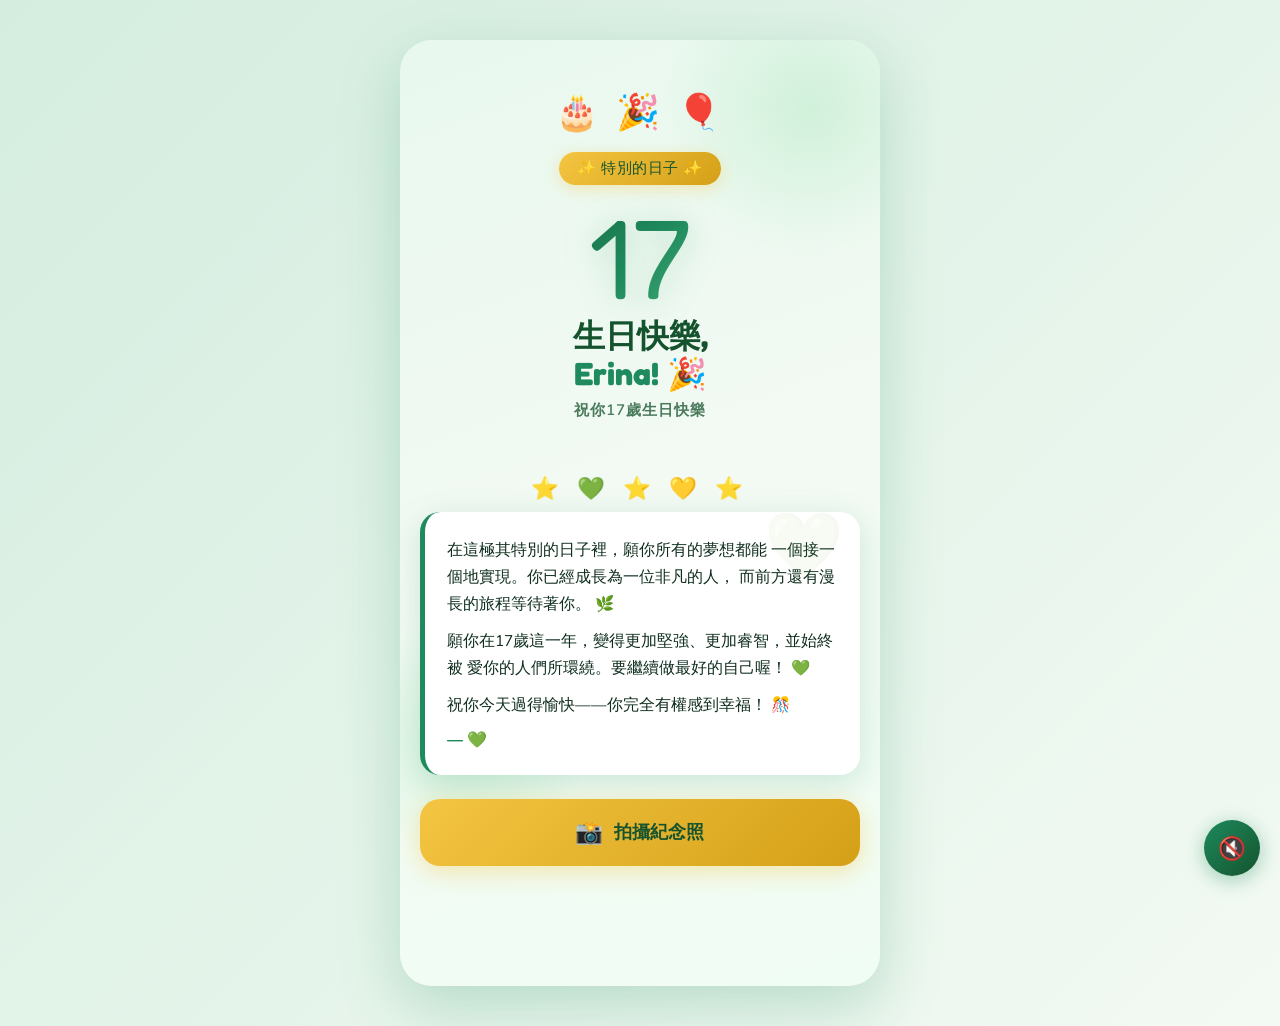
<file: index.html>
<!DOCTYPE html>
<html lang="id">

<head>
  <meta charset="UTF-8" />
  <meta name="viewport" content="width=device-width, initial-scale=1.0, maximum-scale=1.0, user-scalable=no" />
  <meta name="description"
    content="Selamat Ulang Tahun ke-17! Rayakan momen spesial ini dengan ucapan hangat dan photo booth strip bertema ulang tahun." />
  <meta name="theme-color" content="#1E8A5D" />
  <title>Happy 17th Birthday, ERINA! 🎉</title>
  <link rel="stylesheet" href="style.css" />
  <link rel="preconnect" href="https://fonts.googleapis.com" />
  <link rel="preconnect" href="https://fonts.gstatic.com" crossorigin />
</head>

<body>

  <!-- TOAST NOTIFICATION -->
  <div id="toast" role="alert" aria-live="polite"></div>

  <!-- CONFETTI CONTAINER -->
  <div id="confetti-container" aria-hidden="true"></div>

  <!-- FLOATING MUSIC BUTTON -->
  <button id="music-fab" aria-label="Putar / Pause Musik" title="Musik">🎵</button>

  <!-- HIDDEN AUDIO — Ganti src dengan path file musik kamu -->
  <audio id="bg-music" loop preload="auto">
    <source src="assets/music/lagu-ultah.mp3" type="audio/mpeg" />
  </audio>

  <!-- HIDDEN CANVAS (capture sementara) -->
  <canvas id="capture-canvas" aria-hidden="true"></canvas>

  <!-- ============================================================
     MAIN APP
     ============================================================ -->
  <div id="app">

    <!-- =====================================================
       VIEW 1: DASHBOARD
       ===================================================== -->
    <section id="dashboard" class="view active" role="main" aria-label="Halaman Ucapan Ulang Tahun">

      <div class="blob-bg blob-1" aria-hidden="true"></div>
      <div class="blob-bg blob-2" aria-hidden="true"></div>

      <div class="hero">
        <div class="hero-emoji-row" aria-hidden="true">🎂 🎉 🎈</div>
        <div class="hero-badge">✨ 特別的日子 ✨</div>
        <div class="number-17" aria-label="17">17</div>
        <h1 class="hero-title">
          生日快樂,<br />
          <!-- GANTI NAMA -->
          <span class="hero-name">Erina! 🎉</span>
        </h1>
        <p class="hero-subtitle">祝你17歲生日快樂</p>
      </div>

      <div class="stars-row" aria-hidden="true">⭐ 💚 ⭐ 💛 ⭐</div>

      <div class="message-section">
        <div class="message-card">
          <!-- GANTI TEKS UCAPAN DI BAWAH INI -->
          <p>
            在這極其特別的日子裡，願你所有的夢想都能
            一個接一個地實現。你已經成長為一位非凡的人，
            而前方還有漫長的旅程等待著你。 🌿
          </p>
          <p>
            願你在17歲這一年，變得更加堅強、更加睿智，並始終被
            愛你的人們所環繞。要繼續做最好的自己喔！ 💚
          </p>
          <p>
            祝你今天過得愉快——你完全有權感到幸福！ 🎊
          </p>
          <!-- GANTI TANDA TANGAN -->
          <span class="message-sign">— 💚</span>
        </div>
      </div>

      <!-- musik diputar otomatis via JS, tanpa card UI -->

      <div class="cta-section">
        <button class="btn-cta" id="go-photobooth-btn" aria-label="Pergi ke Photo Booth">
          <span class="btn-icon">📸</span>
          拍攝紀念照
        </button>
      </div>

    </section><!-- end #dashboard -->

    <!-- =====================================================
       VIEW 2: PHOTO BOOTH
       ===================================================== -->
    <section id="photobooth" class="view" role="main" aria-label="Photo Booth">

      <div id="camera-state" style="display:flex; flex-direction:column; flex:1; min-height:100vh;">

        <!-- Header -->
        <div class="pb-header">
          <button class="pb-back-btn" id="pb-back-btn" aria-label="Kembali ke Dashboard">←</button>
          <div style="flex:1;">
            <div class="pb-header-title">Photo Strip 📸</div>
            <div class="pb-header-sub">選取 3 張照片來製作回憶相片條</div>
          </div>
          <!-- Foto counter -->
          <div class="photo-counter-badge" id="photo-counter" aria-live="polite">照片 0 / 3</div>
        </div>


        <div class="photo-thumbs-wrap" aria-label="Foto yang sudah diambil">
          <div class="photo-thumbs" id="photo-thumbs">
            <!-- Diisi oleh script.js -->
          </div>
        </div>

        <!-- Camera Area -->
        <div class="camera-container" id="camera-container">

          <!-- Loading -->
          <div class="camera-loading" id="camera-loading" aria-live="polite">
            <div class="spinner"></div>
            <p>正在載入相機...</p>
          </div>

          <!-- Video -->
          <video id="video-preview" autoplay playsinline muted aria-label="Live preview kamera"></video>

          <!-- Simple live frame hint overlay -->
          <div class="live-frame-hint" aria-hidden="true">
            <span>👆 請將臉放在這裡</span>
          </div>

          <!-- Countdown overlay -->
          <div id="countdown-overlay" aria-live="assertive" aria-label="Hitung mundur">
            <div class="countdown-number" id="countdown-number">3</div>
          </div>

          <!-- Flash overlay -->
          <div id="flash-overlay" aria-hidden="true"></div>

          <!-- Camera Error -->
          <div class="camera-error" id="camera-error" role="alert">
            <div class="error-icon">🚫</div>
            <h3>無法存取相機</h3>
            <p id="camera-error-msg">
              相機權限被拒絕或瀏覽器不支援此功能。
              請在瀏覽器設定中啟用相機存取權！
            </p>
            <p style="font-size:0.82rem; color:rgba(255,255,255,0.5); margin-top:4px;">
              💡 在 Chrome 中：點擊網址列的 🔒 → 允許相機
            </p>
            <!-- Fallback galeri — bisa klik 3x untuk isi semua slot -->
            <label class="btn-upload-fallback" for="gallery-upload">
              🖼️ 上傳圖片
            </label>
            <input type="file" id="gallery-upload" accept="image/*" style="display:none;"
              aria-label="Upload foto dari galeri" />
          </div>

        </div><!-- end .camera-container -->

        <!-- Camera Controls -->
        <div class="camera-controls" id="camera-controls">
          <button class="ctrl-btn" id="flip-camera-btn" aria-label="Balik kamera">🔄</button>
          <button class="shutter-btn" id="shutter-btn" aria-label="Ambil foto"></button>
          <button class="ctrl-btn" id="timer-btn" aria-label="Hitung mundur aktif/nonaktif"
            title="Timer 3 detik">⏱️</button>
        </div>

      </div><!-- end #camera-state -->

    </section><!-- end #photobooth -->

    <!-- =====================================================
       VIEW 3: STRIP PREVIEW
       ===================================================== -->
    <div id="photo-preview-state" role="region" aria-label="Hasil Strip Foto">

      <div class="preview-header">
        <button class="pb-back-btn" id="retake-btn" aria-label="Ambil ulang foto">←</button>
        <div class="preview-title">你的專屬照片條 🌿</div>
      </div>

      <div class="preview-canvas-wrap">
        <canvas id="result-canvas" role="img" aria-label="Strip foto dengan template ulang tahun"></canvas>
      </div>

      <div class="preview-actions">
        <button class="btn-primary-action" id="download-btn" aria-label="Simpan strip foto">
          💾 儲存照片
        </button>

        <button class="btn-share-action" id="share-btn" aria-label="Bagikan strip foto" style="display:none;">
          🔗 分享照片
        </button>

        <button class="btn-secondary-action" id="retake-btn-2" aria-label="Ambil ulang semua foto">
          📸 重新拍攝
        </button>

        <button class="btn-secondary-action" id="back-to-dash-btn" aria-label="Kembali ke halaman utama"
          style="background:transparent; border-color:rgba(255,255,255,0.1);">
          🏠 回到首頁
        </button>
      </div>

    </div><!-- end #photo-preview-state -->

  </div><!-- end #app -->

  <script src="script.js"></script>
</body>

</html>
</file>
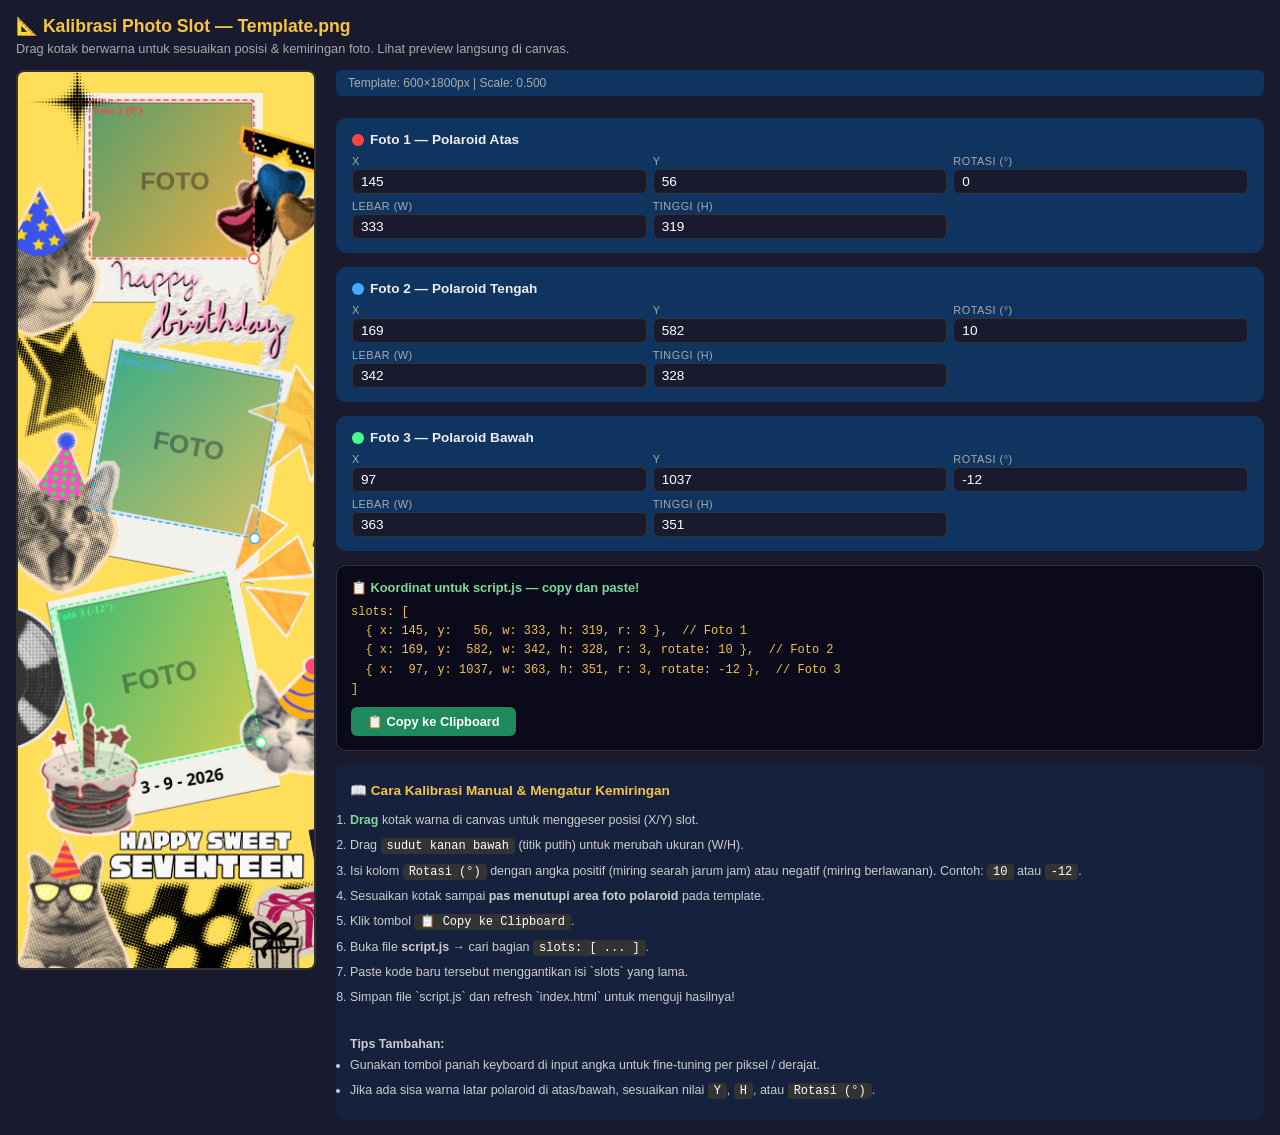
<file: calibrate.html>
<!DOCTYPE html>
<html lang="id">
<head>
<meta charset="UTF-8"/>
<meta name="viewport" content="width=device-width, initial-scale=1.0"/>
<title>📐 Kalibrasi Photo Slot — Template.png</title>
<style>
  * { box-sizing: border-box; margin: 0; padding: 0; }
  body {
    background: #1a1a2e;
    color: #eee;
    font-family: 'Segoe UI', sans-serif;
    min-height: 100vh;
    padding: 16px;
  }

  h1 { font-size: 1.1rem; color: #F4C542; margin-bottom: 4px; }
  .subtitle { font-size: 0.8rem; color: #aaa; margin-bottom: 14px; }

  .layout {
    display: flex;
    gap: 20px;
    align-items: flex-start;
    flex-wrap: wrap;
  }

  /* ── CANVAS PANEL ── */
  .canvas-panel {
    position: relative;
    flex-shrink: 0;
    user-select: none;
  }

  #previewCanvas {
    display: block;
    border: 2px solid #333;
    border-radius: 8px;
    cursor: crosshair;
  }

  /* ── RIGHT PANEL ── */
  .right-panel {
    flex: 1;
    min-width: 280px;
    display: flex;
    flex-direction: column;
    gap: 14px;
  }

  .slot-card {
    background: #0f3460;
    border-radius: 10px;
    padding: 12px 14px;
    border: 2px solid transparent;
    transition: border-color 0.2s;
  }
  .slot-card.active { border-color: #F4C542; }

  .slot-card h3 {
    font-size: 0.85rem;
    margin-bottom: 8px;
    display: flex;
    align-items: center;
    gap: 6px;
  }
  .slot-color {
    width: 12px; height: 12px;
    border-radius: 50%;
    display: inline-block;
  }

  .coords {
    display: grid;
    grid-template-columns: 1fr 1fr 1fr;
    gap: 6px;
  }
  .coord-field {
    display: flex;
    flex-direction: column;
    gap: 2px;
  }
  .coord-field.full-width {
    grid-column: span 3;
  }
  .coord-field label {
    font-size: 0.68rem;
    color: #aaa;
    text-transform: uppercase;
    letter-spacing: 0.5px;
  }
  .coord-field input {
    background: #1a1a2e;
    border: 1px solid #333;
    color: #fff;
    padding: 4px 8px;
    border-radius: 6px;
    font-size: 0.85rem;
    width: 100%;
  }
  .coord-field input:focus { outline: none; border-color: #F4C542; }

  /* ── OUTPUT ── */
  .output-box {
    background: #0a0a1a;
    border-radius: 10px;
    padding: 14px;
    border: 1px solid #333;
  }
  .output-box h3 { font-size: 0.8rem; color: #7FD99A; margin-bottom: 8px; }
  pre {
    font-size: 0.75rem;
    color: #F4C542;
    white-space: pre-wrap;
    word-break: break-all;
    line-height: 1.6;
  }
  .copy-btn {
    margin-top: 8px;
    background: #1E8A5D;
    color: #fff;
    border: none;
    padding: 7px 16px;
    border-radius: 6px;
    cursor: pointer;
    font-size: 0.8rem;
    font-weight: 700;
    transition: background 0.2s;
  }
  .copy-btn:hover { background: #2dab75; }

  /* ── INSTRUCTIONS ── */
  .instructions {
    background: #16213e;
    border-radius: 10px;
    padding: 14px;
    font-size: 0.78rem;
    line-height: 1.7;
    color: #ccc;
  }
  .instructions h3 { color: #F4C542; font-size: 0.85rem; margin-bottom: 8px; }
  .instructions li { margin-bottom: 4px; }
  .instructions .key {
    background: #333;
    padding: 1px 6px;
    border-radius: 4px;
    font-family: monospace;
    color: #fff;
    font-size: 0.75rem;
  }
  .instructions .tip { color: #7FD99A; font-weight: bold; }

  .status-bar {
    background: #0f3460;
    padding: 6px 12px;
    border-radius: 6px;
    font-size: 0.75rem;
    color: #aaa;
    margin-bottom: 8px;
  }
</style>
</head>
<body>

<h1>📐 Kalibrasi Photo Slot — Template.png</h1>
<p class="subtitle">Drag kotak berwarna untuk sesuaikan posisi & kemiringan foto. Lihat preview langsung di canvas.</p>

<div class="layout">

  <!-- Canvas -->
  <div class="canvas-panel">
    <canvas id="previewCanvas"></canvas>
  </div>

  <!-- Right panel -->
  <div class="right-panel">

    <div class="status-bar" id="statusBar">Memuat template...</div>

    <!-- Slot cards -->
    <div class="slot-card" id="card-0">
      <h3><span class="slot-color" style="background:#ff4444"></span> Foto 1 — Polaroid Atas</h3>
      <div class="coords">
        <div class="coord-field"><label>X</label><input type="number" id="s0x" value="145" min="0" max="600" /></div>
        <div class="coord-field"><label>Y</label><input type="number" id="s0y" value="56" min="0" max="1800" /></div>
        <div class="coord-field"><label>Rotasi (°)</label><input type="number" id="s0rotate" value="0" min="-180" max="180" step="0.5" /></div>
        <div class="coord-field"><label>Lebar (W)</label><input type="number" id="s0w" value="333" min="10" max="600" /></div>
        <div class="coord-field"><label>Tinggi (H)</label><input type="number" id="s0h" value="319" min="10" max="1800" /></div>
      </div>
    </div>

    <div class="slot-card" id="card-1">
      <h3><span class="slot-color" style="background:#44aaff"></span> Foto 2 — Polaroid Tengah</h3>
      <div class="coords">
        <div class="coord-field"><label>X</label><input type="number" id="s1x" value="169" min="0" max="600" /></div>
        <div class="coord-field"><label>Y</label><input type="number" id="s1y" value="582" min="0" max="1800" /></div>
        <div class="coord-field"><label>Rotasi (°)</label><input type="number" id="s1rotate" value="10" min="-180" max="180" step="0.5" /></div>
        <div class="coord-field"><label>Lebar (W)</label><input type="number" id="s1w" value="342" min="10" max="600" /></div>
        <div class="coord-field"><label>Tinggi (H)</label><input type="number" id="s1h" value="328" min="10" max="1800" /></div>
      </div>
    </div>

    <div class="slot-card" id="card-2">
      <h3><span class="slot-color" style="background:#44ff88"></span> Foto 3 — Polaroid Bawah</h3>
      <div class="coords">
        <div class="coord-field"><label>X</label><input type="number" id="s2x" value="97" min="0" max="600" /></div>
        <div class="coord-field"><label>Y</label><input type="number" id="s2y" value="1037" min="0" max="1800" /></div>
        <div class="coord-field"><label>Rotasi (°)</label><input type="number" id="s2rotate" value="-12" min="-180" max="180" step="0.5" /></div>
        <div class="coord-field"><label>Lebar (W)</label><input type="number" id="s2w" value="363" min="10" max="600" /></div>
        <div class="coord-field"><label>Tinggi (H)</label><input type="number" id="s2h" value="351" min="10" max="1800" /></div>
      </div>
    </div>

    <!-- Output -->
    <div class="output-box">
      <h3>📋 Koordinat untuk script.js — copy dan paste!</h3>
      <pre id="outputPre">...</pre>
      <button class="copy-btn" onclick="copyCoords()">📋 Copy ke Clipboard</button>
    </div>

    <!-- Instructions -->
    <div class="instructions">
      <h3>📖 Cara Kalibrasi Manual & Mengatur Kemiringan</h3>
      <ol>
        <li><span class="tip">Drag</span> kotak warna di canvas untuk menggeser posisi (X/Y) slot.</li>
        <li>Drag <span class="key">sudut kanan bawah</span> (titik putih) untuk merubah ukuran (W/H).</li>
        <li>Isi kolom <span class="key">Rotasi (°)</span> dengan angka positif (miring searah jarum jam) atau negatif (miring berlawanan). Contoh: <span class="key">10</span> atau <span class="key">-12</span>.</li>
        <li>Sesuaikan kotak sampai <strong>pas menutupi area foto polaroid</strong> pada template.</li>
        <li>Klik tombol <span class="key">📋 Copy ke Clipboard</span>.</li>
        <li>Buka file <strong>script.js</strong> → cari bagian <span class="key">slots: [ ... ]</span>.</li>
        <li>Paste kode baru tersebut menggantikan isi `slots` yang lama.</li>
        <li>Simpan file `script.js` dan refresh `index.html` untuk menguji hasilnya!</li>
      </ol>
      <br>
      <strong>Tips Tambahan:</strong>
      <ul>
        <li>Gunakan tombol panah keyboard di input angka untuk fine-tuning per piksel / derajat.</li>
        <li>Jika ada sisa warna latar polaroid di atas/bawah, sesuaikan nilai <span class="key">Y</span>, <span class="key">H</span>, atau <span class="key">Rotasi (°)</span>.</li>
      </ul>
    </div>

  </div>
</div>

<script>
// ─── CONFIG ───────────────────────────────────────────────────
const SLOT_COLORS = ['rgba(255,68,68,0.45)', 'rgba(68,170,255,0.45)', 'rgba(68,255,136,0.45)'];
const SLOT_BORDER = ['#ff4444', '#44aaff', '#44ff88'];
const DISPLAY_W   = 300; // canvas display width in px

// ─── STATE ────────────────────────────────────────────────────
const slots = [
  { x: 145, y:   56, w: 333, h: 319, r: 3 },
  { x: 169, y:  582, w: 342, h: 328, r: 3, rotate: 10 },
  { x:  97, y: 1037, w: 363, h: 351, r: 3, rotate: -12 },
];

let templateImg = null;
let testImg     = null;
let scale       = 1;
let dragging    = null;   // { slotIdx, mode: 'move'|'resize', ox, oy, origSlot }
let activeSlot  = -1;

const canvas = document.getElementById('previewCanvas');
const ctx    = canvas.getContext('2d');

// ─── LOAD TEMPLATE ────────────────────────────────────────────
templateImg = new Image();
templateImg.onload = () => {
  scale          = DISPLAY_W / templateImg.naturalWidth;
  canvas.width   = DISPLAY_W;
  canvas.height  = Math.round(templateImg.naturalHeight * scale);
  canvas.style.width  = canvas.width  + 'px';
  canvas.style.height = canvas.height + 'px';
  document.getElementById('statusBar').textContent =
    `Template: ${templateImg.naturalWidth}×${templateImg.naturalHeight}px | Scale: ${scale.toFixed(3)}`;

  // Create a solid-color test "photo" (gradient square)
  const tc = document.createElement('canvas');
  tc.width = 400; tc.height = 300;
  const tCtx = tc.getContext('2d');
  const grad = tCtx.createLinearGradient(0,0,400,300);
  grad.addColorStop(0, '#2dab75');
  grad.addColorStop(1, '#F4C542');
  tCtx.fillStyle = grad;
  tCtx.fillRect(0,0,400,300);
  tCtx.fillStyle = 'rgba(0,0,0,0.4)';
  tCtx.font = 'bold 48px Arial';
  tCtx.fillText('FOTO', 140, 170);
  testImg = new Image();
  testImg.src = tc.toDataURL();
  testImg.onload = render;

  syncInputsToSlots();
  render();
};
templateImg.src = 'Template.png';

// ─── RENDER ───────────────────────────────────────────────────
function render() {
  if (!templateImg) return;
  ctx.clearRect(0, 0, canvas.width, canvas.height);

  // 1. Draw template base
  ctx.drawImage(templateImg, 0, 0, canvas.width, canvas.height);

  // 2. For each slot, draw test photo clipped & rotated
  if (testImg) {
    slots.forEach((s, i) => {
      const sx = s.x * scale, sy = s.y * scale;
      const sw = s.w * scale, sh = s.h * scale;
      const rot = (s.rotate || 0) * Math.PI / 180;

      ctx.save();
      if (rot !== 0) {
        const cx = sx + sw / 2;
        const cy = sy + sh / 2;
        ctx.translate(cx, cy);
        ctx.rotate(rot);
        ctx.translate(-cx, -cy);
      }

      ctx.beginPath();
      ctx.roundRect(sx, sy, sw, sh, 3);
      ctx.clip();
      drawCover(ctx, testImg, sx, sy, sw, sh);
      ctx.restore();
    });
  }

  // 3. Re-draw template on top (so decorations stay visible)
  ctx.drawImage(templateImg, 0, 0, canvas.width, canvas.height);

  // 4. Draw slot outlines & handles
  slots.forEach((s, i) => {
    const sx = s.x * scale, sy = s.y * scale;
    const sw = s.w * scale, sh = s.h * scale;
    const rot = (s.rotate || 0) * Math.PI / 180;

    ctx.save();
    if (rot !== 0) {
      const cx = sx + sw / 2;
      const cy = sy + sh / 2;
      ctx.translate(cx, cy);
      ctx.rotate(rot);
      ctx.translate(-cx, -cy);
    }

    // Filled overlay
    ctx.save();
    ctx.globalAlpha = activeSlot === i ? 0.25 : 0.15;
    ctx.fillStyle   = SLOT_BORDER[i];
    ctx.beginPath();
    ctx.roundRect(sx, sy, sw, sh, 3);
    ctx.fill();
    ctx.restore();

    // Border
    ctx.save();
    ctx.strokeStyle = SLOT_BORDER[i];
    ctx.lineWidth   = activeSlot === i ? 2.5 : 1.5;
    ctx.setLineDash(activeSlot === i ? [] : [5, 3]);
    ctx.beginPath();
    ctx.roundRect(sx, sy, sw, sh, 3);
    ctx.stroke();
    ctx.restore();

    // Label
    ctx.save();
    ctx.fillStyle = SLOT_BORDER[i];
    ctx.font      = 'bold 11px Segoe UI';
    ctx.fillText(`Foto ${i+1} (${s.rotate || 0}°)`, sx + 4, sy + 14);
    ctx.restore();

    // Resize handle (bottom-right dot)
    ctx.save();
    ctx.fillStyle = '#fff';
    ctx.beginPath();
    ctx.arc(sx + sw, sy + sh, 5, 0, Math.PI * 2);
    ctx.fill();
    ctx.strokeStyle = SLOT_BORDER[i];
    ctx.lineWidth = 1.5;
    ctx.stroke();
    ctx.restore();

    ctx.restore();
  });

  updateOutput();
}

function drawCover(ctx, img, dx, dy, dw, dh) {
  const ir = img.naturalWidth / img.naturalHeight;
  const cr = dw / dh;
  let sx, sy, sw, sh;
  if (ir > cr) {
    sh = img.naturalHeight; sw = sh * cr;
    sx = (img.naturalWidth - sw) / 2; sy = 0;
  } else {
    sw = img.naturalWidth; sh = sw / cr;
    sx = 0; sy = (img.naturalHeight - sh) / 2;
  }
  ctx.drawImage(img, sx, sy, sw, sh, dx, dy, dw, dh);
}

// ─── DRAG & DROP ──────────────────────────────────────────────
function getCanvasPos(e) {
  const rect = canvas.getBoundingClientRect();
  const cx   = (e.touches ? e.touches[0].clientX : e.clientX) - rect.left;
  const cy   = (e.touches ? e.touches[0].clientY : e.clientY) - rect.top;
  return { cx, cy };
}

function hitTest(cx, cy) {
  for (let i = slots.length - 1; i >= 0; i--) {
    const s   = slots[i];
    const sx  = s.x * scale, sy = s.y * scale;
    const sw  = s.w * scale, sh = s.h * scale;
    const rot = (s.rotate || 0) * Math.PI / 180;

    // Convert mouse pos relative to slot center with inverse rotation
    let px = cx, py = cy;
    if (rot !== 0) {
      const centX = sx + sw / 2;
      const centY = sy + sh / 2;
      const cos   = Math.cos(-rot);
      const sin   = Math.sin(-rot);
      const rx    = cx - centX;
      const ry    = cy - centY;
      px = centX + (rx * cos - ry * sin);
      py = centY + (rx * sin + ry * cos);
    }

    // Resize handle
    const handleX = sx + sw, handleY = sy + sh;
    if (Math.hypot(px - handleX, py - handleY) <= 12) return { idx: i, mode: 'resize' };

    // Move area
    if (px >= sx && px <= sx+sw && py >= sy && py <= sy+sh) return { idx: i, mode: 'move' };
  }
  return null;
}

canvas.addEventListener('mousedown', startDrag);
canvas.addEventListener('touchstart', startDrag, { passive: false });
document.addEventListener('mousemove', doDrag);
document.addEventListener('touchmove', doDrag, { passive: false });
document.addEventListener('mouseup', endDrag);
document.addEventListener('touchend', endDrag);

function startDrag(e) {
  e.preventDefault();
  const { cx, cy } = getCanvasPos(e);
  const hit = hitTest(cx, cy);
  if (!hit) { activeSlot = -1; render(); return; }
  activeSlot  = hit.idx;
  const s     = slots[hit.idx];
  dragging    = { ...hit, ox: cx, oy: cy, origSlot: { ...s } };
  highlightCard(hit.idx);
  render();
}

function doDrag(e) {
  if (!dragging) return;
  e.preventDefault();
  const { cx, cy }  = getCanvasPos(e);
  const dx = (cx - dragging.ox) / scale;
  const dy = (cy - dragging.oy) / scale;
  const s  = slots[dragging.idx];
  const o  = dragging.origSlot;

  if (dragging.mode === 'move') {
    s.x = Math.round(Math.max(0, o.x + dx));
    s.y = Math.round(Math.max(0, o.y + dy));
  } else {
    s.w = Math.round(Math.max(20, o.w + dx));
    s.h = Math.round(Math.max(20, o.h + dy));
  }
  syncSlotsToInputs(dragging.idx);
  render();
}

function endDrag() { dragging = null; }

// ─── INPUT → SLOT SYNC ────────────────────────────────────────
['x','y','w','h','rotate'].forEach(prop => {
  [0,1,2].forEach(i => {
    document.getElementById(`s${i}${prop}`).addEventListener('input', () => {
      const val = parseFloat(document.getElementById(`s${i}${prop}`).value);
      slots[i][prop] = isNaN(val) ? 0 : val;
      render();
    });
  });
});

function syncInputsToSlots() {
  [0,1,2].forEach(i => {
    ['x','y','w','h','rotate'].forEach(p => {
      const el = document.getElementById(`s${i}${p}`);
      if (el) el.value = slots[i][p] ?? 0;
    });
  });
}

function syncSlotsToInputs(idx) {
  ['x','y','w','h','rotate'].forEach(p => {
    const el = document.getElementById(`s${idx}${p}`);
    if (el) el.value = slots[idx][p] ?? 0;
  });
}

function highlightCard(idx) {
  document.querySelectorAll('.slot-card').forEach((c, i) => {
    c.classList.toggle('active', i === idx);
  });
}

// ─── OUTPUT ───────────────────────────────────────────────────
function updateOutput() {
  const lines = slots.map((s, i) => {
    const rotStr = s.rotate ? `, rotate: ${s.rotate}` : '';
    return `  { x: ${String(s.x).padStart(3)}, y: ${String(s.y).padStart(4)}, w: ${String(s.w).padStart(3)}, h: ${String(s.h).padStart(3)}, r: 3${rotStr} },  // Foto ${i+1}`;
  });
  document.getElementById('outputPre').textContent =
    `slots: [\n${lines.join('\n')}\n]`;
}

function copyCoords() {
  const text = document.getElementById('outputPre').textContent;
  navigator.clipboard.writeText(text).then(() => {
    const btn = document.querySelector('.copy-btn');
    btn.textContent = '✅ Tersalin!';
    setTimeout(() => btn.textContent = '📋 Copy ke Clipboard', 2000);
  });
}

// Init
syncInputsToSlots();
</script>
</body>
</html>
</file>
<file: style.css>
/* ============================================================
   BIRTHDAY WEBSITE - STYLE.CSS
   Tema: Hijau | Mobile-First | Ceria & Playful
   ============================================================ */

/* --- Google Fonts Import --- */
@import url('https://fonts.googleapis.com/css2?family=Fredoka+One&family=Nunito:wght@400;600;700;800&display=swap');

/* --- CSS Variables (Design Tokens) --- */
:root {
  --primary:        #1E8A5D;
  --primary-dark:   #14532D;
  --primary-light:  #2dab75;
  --accent:         #7FD99A;
  --accent-light:   #b2f0c5;
  --gold:           #F4C542;
  --gold-dark:      #d4a017;
  --bg:             #F3FAF3;
  --bg-card:        #ffffff;
  --text-main:      #0F2E1D;
  --text-muted:     #4a7a5c;
  --white:          #ffffff;
  --shadow-sm:      0 2px 12px rgba(30,138,93,0.10);
  --shadow-md:      0 8px 32px rgba(30,138,93,0.18);
  --shadow-lg:      0 20px 60px rgba(30,138,93,0.25);
  --radius-sm:      12px;
  --radius-md:      20px;
  --radius-lg:      32px;
  --radius-full:    9999px;
  --font-display:   'Fredoka One', cursive;
  --font-body:      'Nunito', sans-serif;
  --transition:     all 0.3s cubic-bezier(0.4, 0, 0.2, 1);
}

/* --- Reset & Base --- */
*, *::before, *::after {
  box-sizing: border-box;
  margin: 0;
  padding: 0;
}

html {
  font-size: 16px;
  scroll-behavior: smooth;
  -webkit-tap-highlight-color: transparent;
}

body {
  font-family: var(--font-body);
  background-color: var(--bg);
  color: var(--text-main);
  min-height: 100vh;
  overflow-x: hidden;
  position: relative;
}

/* --- App Wrapper (SPA container) --- */
#app {
  width: 100%;
  max-width: 480px;
  margin: 0 auto;
  min-height: 100vh;
  position: relative;
  overflow: hidden;
}

/* ============================================================
   CONFETTI ANIMATION
   ============================================================ */
#confetti-container {
  position: fixed;
  top: 0;
  left: 0;
  width: 100%;
  height: 100%;
  pointer-events: none;
  z-index: 1000;
  overflow: hidden;
}

.confetti-piece {
  position: absolute;
  top: -20px;
  width: 10px;
  height: 10px;
  border-radius: 2px;
  animation: confettiFall linear forwards;
  opacity: 0.85;
}

@keyframes confettiFall {
  0%   { transform: translateY(-20px) rotate(0deg); opacity: 1; }
  100% { transform: translateY(110vh) rotate(720deg); opacity: 0; }
}

/* ============================================================
   FLOATING MUSIC BUTTON
   ============================================================ */
#music-fab {
  position: fixed;
  bottom: 24px;
  right: 20px;
  width: 56px;
  height: 56px;
  border-radius: var(--radius-full);
  background: linear-gradient(135deg, var(--primary), var(--primary-dark));
  color: var(--white);
  border: none;
  font-size: 1.4rem;
  cursor: pointer;
  display: flex;
  align-items: center;
  justify-content: center;
  box-shadow: 0 4px 20px rgba(30,138,93,0.4);
  z-index: 500;
  transition: var(--transition);
  animation: fabPulse 2.5s ease-in-out infinite;
}

#music-fab:hover, #music-fab:active {
  transform: scale(1.12);
  box-shadow: 0 6px 28px rgba(30,138,93,0.5);
}

@keyframes fabPulse {
  0%, 100% { box-shadow: 0 4px 20px rgba(30,138,93,0.4), 0 0 0 0 rgba(30,138,93,0.3); }
  50%       { box-shadow: 0 4px 20px rgba(30,138,93,0.4), 0 0 0 10px rgba(30,138,93,0); }
}

/* ============================================================
   VIEW SYSTEM (SPA)
   ============================================================ */
.view {
  display: none;
  width: 100%;
  min-height: 100vh;
  animation: viewEnter 0.4s ease-out;
}

.view.active {
  display: block;
}

@keyframes viewEnter {
  from { opacity: 0; transform: translateY(16px); }
  to   { opacity: 1; transform: translateY(0); }
}

/* ============================================================
   DASHBOARD VIEW
   ============================================================ */
#dashboard {
  background: linear-gradient(160deg, #e8f8ee 0%, var(--bg) 50%, #f0fdf4 100%);
  padding-bottom: 120px;
  position: relative;
}

/* --- Background blobs --- */
.blob-bg {
  position: absolute;
  border-radius: var(--radius-full);
  background: radial-gradient(circle, rgba(127,217,154,0.25) 0%, transparent 70%);
  pointer-events: none;
  z-index: 0;
}
.blob-1 { width: 300px; height: 300px; top: -80px; right: -80px; }
.blob-2 { width: 250px; height: 250px; bottom: 120px; left: -60px; }

/* --- Hero Section --- */
.hero {
  position: relative;
  z-index: 1;
  text-align: center;
  padding: 48px 24px 32px;
}

.hero-emoji-row {
  font-size: 2.2rem;
  letter-spacing: 4px;
  margin-bottom: 16px;
  animation: floatEmoji 3s ease-in-out infinite;
}

@keyframes floatEmoji {
  0%, 100% { transform: translateY(0); }
  50%       { transform: translateY(-8px); }
}

.hero-badge {
  display: inline-block;
  background: linear-gradient(135deg, var(--gold), var(--gold-dark));
  color: var(--primary-dark);
  font-family: var(--font-display);
  font-size: 0.95rem;
  padding: 6px 18px;
  border-radius: var(--radius-full);
  margin-bottom: 16px;
  box-shadow: 0 4px 16px rgba(244,197,66,0.35);
  letter-spacing: 0.5px;
}

.number-17 {
  font-family: var(--font-display);
  font-size: 7rem;
  line-height: 1;
  background: linear-gradient(135deg, var(--primary-dark), var(--primary), var(--accent));
  -webkit-background-clip: text;
  -webkit-text-fill-color: transparent;
  background-clip: text;
  filter: drop-shadow(0 4px 16px rgba(30,138,93,0.25));
  animation: numberPop 0.6s cubic-bezier(0.34, 1.56, 0.64, 1) both;
  margin-bottom: 4px;
}

@keyframes numberPop {
  from { transform: scale(0.4); opacity: 0; }
  to   { transform: scale(1); opacity: 1; }
}

.hero-title {
  font-family: var(--font-display);
  font-size: 2rem;
  color: var(--primary-dark);
  line-height: 1.2;
  margin-bottom: 6px;
}

.hero-name {
  color: var(--primary);
}

.hero-subtitle {
  font-size: 0.95rem;
  color: var(--text-muted);
  font-weight: 600;
  letter-spacing: 1px;
  text-transform: uppercase;
  margin-bottom: 0;
}

/* --- Message Card --- */
.message-section {
  position: relative;
  z-index: 1;
  padding: 0 20px 24px;
}

.message-card {
  background: var(--bg-card);
  border-radius: var(--radius-md);
  padding: 24px 22px;
  box-shadow: var(--shadow-md);
  border-left: 5px solid var(--primary);
  position: relative;
  overflow: hidden;
}

.message-card::before {
  content: '💚';
  position: absolute;
  top: -10px;
  right: 16px;
  font-size: 4rem;
  opacity: 0.06;
}

.message-card p {
  font-size: 0.97rem;
  line-height: 1.75;
  color: var(--text-main);
  margin-bottom: 10px;
}

.message-card p:last-child {
  margin-bottom: 0;
}

.message-card .message-sign {
  font-weight: 800;
  color: var(--primary);
  font-size: 1rem;
  margin-top: 8px;
  display: block;
}

/* --- Music Section --- */
.music-section {
  position: relative;
  z-index: 1;
  padding: 0 20px 24px;
}

.music-card {
  background: linear-gradient(135deg, var(--primary-dark), var(--primary));
  border-radius: var(--radius-md);
  padding: 18px 20px;
  display: flex;
  align-items: center;
  gap: 16px;
  box-shadow: var(--shadow-md);
  color: var(--white);
  position: relative;
  overflow: hidden;
}

.music-card::after {
  content: '';
  position: absolute;
  right: -20px;
  top: -20px;
  width: 120px;
  height: 120px;
  border-radius: 50%;
  background: rgba(255,255,255,0.06);
}

.music-icon-wrap {
  width: 48px;
  height: 48px;
  border-radius: 50%;
  background: rgba(255,255,255,0.15);
  display: flex;
  align-items: center;
  justify-content: center;
  font-size: 1.5rem;
  flex-shrink: 0;
  transition: var(--transition);
}

.music-icon-wrap.spinning {
  animation: spinRecord 3s linear infinite;
}

@keyframes spinRecord {
  from { transform: rotate(0deg); }
  to   { transform: rotate(360deg); }
}

.music-info {
  flex: 1;
  min-width: 0;
}

.music-title {
  font-weight: 800;
  font-size: 0.95rem;
  margin-bottom: 2px;
  white-space: nowrap;
  overflow: hidden;
  text-overflow: ellipsis;
}

.music-status {
  font-size: 0.78rem;
  opacity: 0.75;
}

.music-play-btn {
  width: 42px;
  height: 42px;
  border-radius: 50%;
  border: 2px solid rgba(255,255,255,0.5);
  background: rgba(255,255,255,0.15);
  color: var(--white);
  font-size: 1.1rem;
  cursor: pointer;
  display: flex;
  align-items: center;
  justify-content: center;
  transition: var(--transition);
  flex-shrink: 0;
}

.music-play-btn:hover, .music-play-btn:active {
  background: rgba(255,255,255,0.3);
  transform: scale(1.08);
}

/* --- CTA Button --- */
.cta-section {
  position: relative;
  z-index: 1;
  padding: 0 20px;
  text-align: center;
}

.btn-cta {
  display: inline-flex;
  align-items: center;
  justify-content: center;
  gap: 10px;
  width: 100%;
  padding: 18px 28px;
  background: linear-gradient(135deg, var(--gold), var(--gold-dark));
  color: var(--primary-dark);
  font-family: var(--font-body);
  font-size: 1.1rem;
  font-weight: 800;
  border: none;
  border-radius: var(--radius-md);
  cursor: pointer;
  box-shadow: 0 6px 24px rgba(244,197,66,0.4);
  transition: var(--transition);
  letter-spacing: 0.2px;
  text-decoration: none;
  animation: ctaPulse 2s ease-in-out infinite;
}

@keyframes ctaPulse {
  0%, 100% { transform: translateY(0); box-shadow: 0 6px 24px rgba(244,197,66,0.4); }
  50%       { transform: translateY(-3px); box-shadow: 0 10px 32px rgba(244,197,66,0.55); }
}

.btn-cta:hover, .btn-cta:active {
  transform: scale(0.97) translateY(0);
  animation: none;
  box-shadow: 0 4px 16px rgba(244,197,66,0.5);
}

.btn-cta .btn-icon {
  font-size: 1.4rem;
}

/* --- Stars decoration --- */
.stars-row {
  text-align: center;
  font-size: 1.4rem;
  letter-spacing: 6px;
  padding: 20px 0 8px;
  position: relative;
  z-index: 1;
  animation: starTwinkle 2s ease-in-out infinite;
}

@keyframes starTwinkle {
  0%, 100% { opacity: 1; }
  50%       { opacity: 0.6; }
}

/* ============================================================
   PHOTO BOOTH VIEW
   ============================================================ */
#photobooth {
  background: linear-gradient(180deg, #0a2e1a 0%, #0f3d22 100%);
  min-height: 100vh;
  display: none;
  flex-direction: column;
  position: relative;
}

#photobooth.active {
  display: flex;
}

/* --- Photobooth Header --- */
.pb-header {
  display: flex;
  align-items: center;
  gap: 12px;
  padding: 16px 20px 12px;
  position: relative;
  z-index: 10;
  flex-shrink: 0;
}

.pb-back-btn {
  width: 40px;
  height: 40px;
  border-radius: 50%;
  background: rgba(255,255,255,0.12);
  border: 1px solid rgba(255,255,255,0.2);
  color: var(--white);
  font-size: 1.1rem;
  cursor: pointer;
  display: flex;
  align-items: center;
  justify-content: center;
  transition: var(--transition);
  flex-shrink: 0;
}

.pb-back-btn:hover {
  background: rgba(255,255,255,0.22);
}

.pb-header-title {
  font-family: var(--font-display);
  font-size: 1.3rem;
  color: var(--white);
  flex: 1;
}

.pb-header-sub {
  font-size: 0.75rem;
  color: rgba(255,255,255,0.55);
}

/* --- Camera Container --- */
.camera-container {
  flex: 1;
  position: relative;
  display: flex;
  align-items: center;
  justify-content: center;
  overflow: hidden;
  background: #000;
}

#video-preview {
  width: 100%;
  height: 100%;
  object-fit: cover;
  transform: scaleX(-1); /* mirror mode for front camera */
  display: block;
}

/* --- Countdown Overlay --- */
#countdown-overlay {
  position: absolute;
  inset: 0;
  background: rgba(0,0,0,0.5);
  display: flex;
  align-items: center;
  justify-content: center;
  z-index: 20;
  display: none;
}

.countdown-number {
  font-family: var(--font-display);
  font-size: 8rem;
  color: var(--white);
  text-shadow: 0 0 40px rgba(127,217,154,0.8);
  animation: countdownPop 1s ease-out;
}

@keyframes countdownPop {
  0%   { transform: scale(2); opacity: 0; }
  40%  { transform: scale(1); opacity: 1; }
  80%  { transform: scale(1); opacity: 1; }
  100% { transform: scale(0.8); opacity: 0; }
}

/* --- Flash Effect --- */
#flash-overlay {
  position: absolute;
  inset: 0;
  background: white;
  opacity: 0;
  pointer-events: none;
  z-index: 25;
  transition: opacity 0.08s ease;
}

/* --- Frame Overlay on live camera --- */
.frame-overlay {
  position: absolute;
  inset: 0;
  pointer-events: none;
  z-index: 5;
}

.frame-top-bar {
  position: absolute;
  top: 0; left: 0; right: 0;
  height: 64px;
  background: linear-gradient(180deg, rgba(20,83,45,0.88) 0%, transparent 100%);
  display: flex;
  align-items: center;
  justify-content: center;
  gap: 8px;
  padding-bottom: 4px;
}

.frame-top-text {
  font-family: var(--font-display);
  color: var(--white);
  font-size: 1rem;
  text-shadow: 0 2px 8px rgba(0,0,0,0.5);
}

.frame-top-badge {
  background: var(--gold);
  color: var(--primary-dark);
  font-family: var(--font-display);
  font-size: 0.85rem;
  padding: 2px 10px;
  border-radius: var(--radius-full);
}

.frame-bottom-bar {
  position: absolute;
  bottom: 0; left: 0; right: 0;
  height: 52px;
  background: linear-gradient(0deg, rgba(20,83,45,0.88) 0%, transparent 100%);
  display: flex;
  align-items: flex-end;
  justify-content: center;
  padding-bottom: 8px;
}

.frame-bottom-text {
  font-family: var(--font-body);
  color: rgba(255,255,255,0.75);
  font-size: 0.72rem;
  letter-spacing: 0.5px;
}

/* Corner decorations */
.frame-corner {
  position: absolute;
  width: 28px;
  height: 28px;
  z-index: 5;
}
.frame-corner-tl { top: 56px;  left: 8px;  border-top: 3px solid var(--gold); border-left: 3px solid var(--gold); border-radius: 3px 0 0 0; }
.frame-corner-tr { top: 56px;  right: 8px; border-top: 3px solid var(--gold); border-right: 3px solid var(--gold); border-radius: 0 3px 0 0; }
.frame-corner-bl { bottom: 44px; left: 8px;  border-bottom: 3px solid var(--gold); border-left: 3px solid var(--gold); border-radius: 0 0 0 3px; }
.frame-corner-br { bottom: 44px; right: 8px; border-bottom: 3px solid var(--gold); border-right: 3px solid var(--gold); border-radius: 0 0 3px 0; }

/* --- Camera Controls --- */
.camera-controls {
  flex-shrink: 0;
  background: var(--primary-dark);
  padding: 20px 24px 32px;
  display: flex;
  align-items: center;
  justify-content: space-around;
  gap: 16px;
  position: relative;
  z-index: 10;
}

.ctrl-btn {
  width: 46px;
  height: 46px;
  border-radius: 50%;
  background: rgba(255,255,255,0.12);
  border: 1px solid rgba(255,255,255,0.2);
  color: var(--white);
  font-size: 1.2rem;
  cursor: pointer;
  display: flex;
  align-items: center;
  justify-content: center;
  transition: var(--transition);
}

.ctrl-btn:hover, .ctrl-btn:active {
  background: rgba(255,255,255,0.22);
  transform: scale(1.08);
}

.shutter-btn {
  width: 76px;
  height: 76px;
  border-radius: 50%;
  background: var(--white);
  border: 4px solid rgba(255,255,255,0.4);
  outline: none;
  cursor: pointer;
  display: flex;
  align-items: center;
  justify-content: center;
  transition: var(--transition);
  box-shadow: 0 0 0 3px var(--primary), 0 6px 24px rgba(0,0,0,0.4);
  position: relative;
}

.shutter-btn::after {
  content: '';
  width: 58px;
  height: 58px;
  border-radius: 50%;
  background: var(--white);
  position: absolute;
  transition: var(--transition);
}

.shutter-btn:hover::after, .shutter-btn:active::after {
  width: 50px;
  height: 50px;
  background: rgba(255,255,255,0.85);
}

.shutter-btn:active {
  transform: scale(0.92);
}

/* --- Permission Error State --- */
.camera-error {
  display: none;
  flex-direction: column;
  align-items: center;
  justify-content: center;
  text-align: center;
  padding: 40px 28px;
  flex: 1;
  gap: 16px;
}

.camera-error.show {
  display: flex;
}

.camera-error .error-icon {
  font-size: 3.5rem;
}

.camera-error h3 {
  font-family: var(--font-display);
  font-size: 1.4rem;
  color: var(--white);
}

.camera-error p {
  font-size: 0.9rem;
  color: rgba(255,255,255,0.65);
  line-height: 1.6;
  max-width: 280px;
}

.btn-upload-fallback {
  display: inline-flex;
  align-items: center;
  gap: 8px;
  background: rgba(255,255,255,0.12);
  border: 1px solid rgba(255,255,255,0.3);
  color: var(--white);
  font-family: var(--font-body);
  font-size: 0.95rem;
  font-weight: 700;
  padding: 13px 24px;
  border-radius: var(--radius-md);
  cursor: pointer;
  transition: var(--transition);
  text-decoration: none;
}

.btn-upload-fallback:hover {
  background: rgba(255,255,255,0.22);
}

/* --- Photo Preview State --- */
#photo-preview-state {
  display: none;
  flex-direction: column;
  min-height: 100vh;
  background: linear-gradient(180deg, #0a2e1a 0%, #0f3d22 100%);
}

#photo-preview-state.show {
  display: flex;
}

.preview-header {
  display: flex;
  align-items: center;
  gap: 12px;
  padding: 16px 20px 12px;
  flex-shrink: 0;
}

.preview-title {
  font-family: var(--font-display);
  font-size: 1.3rem;
  color: var(--white);
  flex: 1;
}

.preview-canvas-wrap-placeholder { /* moved to strip section */ }

.preview-actions {
  flex-shrink: 0;
  padding: 16px 20px 36px;
  display: flex;
  flex-direction: column;
  gap: 12px;
}

.btn-primary-action {
  display: flex;
  align-items: center;
  justify-content: center;
  gap: 10px;
  width: 100%;
  padding: 16px;
  background: linear-gradient(135deg, var(--gold), var(--gold-dark));
  color: var(--primary-dark);
  font-family: var(--font-body);
  font-size: 1.05rem;
  font-weight: 800;
  border: none;
  border-radius: var(--radius-md);
  cursor: pointer;
  transition: var(--transition);
  text-decoration: none;
}

.btn-primary-action:hover, .btn-primary-action:active {
  transform: scale(0.97);
  box-shadow: 0 4px 20px rgba(244,197,66,0.4);
}

.btn-secondary-action {
  display: flex;
  align-items: center;
  justify-content: center;
  gap: 10px;
  width: 100%;
  padding: 14px;
  background: rgba(255,255,255,0.10);
  color: var(--white);
  font-family: var(--font-body);
  font-size: 1rem;
  font-weight: 700;
  border: 1px solid rgba(255,255,255,0.22);
  border-radius: var(--radius-md);
  cursor: pointer;
  transition: var(--transition);
}

.btn-secondary-action:hover, .btn-secondary-action:active {
  background: rgba(255,255,255,0.18);
}

.btn-share-action {
  display: flex;
  align-items: center;
  justify-content: center;
  gap: 10px;
  width: 100%;
  padding: 14px;
  background: linear-gradient(135deg, var(--primary), var(--primary-dark));
  color: var(--white);
  font-family: var(--font-body);
  font-size: 1rem;
  font-weight: 700;
  border: none;
  border-radius: var(--radius-md);
  cursor: pointer;
  transition: var(--transition);
}

.btn-share-action:hover {
  opacity: 0.9;
}

/* ============================================================
   LOADING SPINNER
   ============================================================ */
.camera-loading {
  position: absolute;
  inset: 0;
  background: rgba(0,0,0,0.7);
  display: flex;
  align-items: center;
  justify-content: center;
  z-index: 15;
  flex-direction: column;
  gap: 16px;
}

.spinner {
  width: 48px;
  height: 48px;
  border: 4px solid rgba(127,217,154,0.3);
  border-top-color: var(--accent);
  border-radius: 50%;
  animation: spin 0.8s linear infinite;
}

@keyframes spin {
  to { transform: rotate(360deg); }
}

.camera-loading p {
  color: rgba(255,255,255,0.75);
  font-size: 0.9rem;
}

/* ============================================================
   TOAST NOTIFICATION
   ============================================================ */
#toast {
  position: fixed;
  bottom: 96px;
  left: 50%;
  transform: translateX(-50%) translateY(20px);
  background: var(--primary-dark);
  color: var(--white);
  padding: 10px 22px;
  border-radius: var(--radius-full);
  font-size: 0.88rem;
  font-weight: 700;
  box-shadow: 0 4px 20px rgba(0,0,0,0.3);
  opacity: 0;
  transition: all 0.35s cubic-bezier(0.4, 0, 0.2, 1);
  pointer-events: none;
  z-index: 999;
  white-space: nowrap;
}

#toast.show {
  opacity: 1;
  transform: translateX(-50%) translateY(0);
}

/* ============================================================
   CANVAS (hidden, used for capture)
   ============================================================ */
#capture-canvas {
  display: none;
}

/* ============================================================
   RESPONSIVE — Tablet & Desktop
   ============================================================ */
@media (min-width: 481px) {
  body {
    background: linear-gradient(135deg, #d4eddf 0%, var(--bg) 100%);
    display: flex;
    align-items: flex-start;
    justify-content: center;
    padding: 40px 0;
  }

  #app {
    border-radius: var(--radius-lg);
    box-shadow: var(--shadow-lg);
    overflow: hidden;
    min-height: unset;
  }

  #dashboard {
    min-height: 100vh;
  }

  #photobooth {
    min-height: 100vh;
    border-radius: var(--radius-lg);
  }

  #photo-preview-state {
    min-height: 100vh;
  }
}

/* ============================================================
   PHOTO STRIP — NEW COMPONENTS
   ============================================================ */

/* --- Photo Counter Badge --- */
.photo-counter-badge {
  background: var(--gold);
  color: var(--primary-dark);
  font-family: var(--font-display);
  font-size: 0.88rem;
  padding: 5px 13px;
  border-radius: var(--radius-full);
  white-space: nowrap;
  font-weight: 700;
  letter-spacing: 0.3px;
  flex-shrink: 0;
}

/* --- Template Picker --- */
.template-picker-wrap {
  flex-shrink: 0;
  padding: 10px 16px 4px;
  background: rgba(0,0,0,0.25);
}

.template-picker-label {
  font-size: 0.75rem;
  color: rgba(255,255,255,0.60);
  font-weight: 700;
  letter-spacing: 0.5px;
  margin-bottom: 8px;
}

.template-picker {
  display: flex;
  gap: 10px;
  overflow-x: auto;
  padding-bottom: 4px;
  scrollbar-width: none;
}
.template-picker::-webkit-scrollbar { display: none; }

.tpl-btn {
  flex-shrink: 0;
  display: flex;
  flex-direction: column;
  align-items: center;
  gap: 5px;
  background: rgba(255,255,255,0.08);
  border: 2px solid rgba(255,255,255,0.18);
  border-radius: var(--radius-sm);
  padding: 6px 8px 8px;
  cursor: pointer;
  transition: var(--transition);
  min-width: 72px;
}

.tpl-btn img {
  width: 48px;
  height: 80px;
  object-fit: cover;
  border-radius: 6px;
  display: block;
}

.tpl-btn span {
  font-size: 0.65rem;
  color: rgba(255,255,255,0.70);
  font-weight: 700;
  text-align: center;
  line-height: 1.2;
}

.tpl-btn.active {
  border-color: var(--gold);
  background: rgba(244,197,66,0.15);
}

.tpl-btn.active span {
  color: var(--gold);
}

.tpl-btn:hover {
  background: rgba(255,255,255,0.15);
}

/* --- Photo Thumbnails Row --- */
.photo-thumbs-wrap {
  flex-shrink: 0;
  padding: 10px 16px 6px;
  background: rgba(0,0,0,0.20);
}

.photo-thumbs {
  display: flex;
  gap: 8px;
  justify-content: center;
}

.thumb-slot {
  width: 64px;
  height: 64px;
  border-radius: 10px;
  background: rgba(255,255,255,0.08);
  border: 2px dashed rgba(255,255,255,0.25);
  display: flex;
  align-items: center;
  justify-content: center;
  overflow: hidden;
  position: relative;
  transition: var(--transition);
  flex-shrink: 0;
}

.thumb-slot span {
  font-family: var(--font-display);
  font-size: 1.3rem;
  color: rgba(255,255,255,0.3);
}

.thumb-slot img {
  width: 100%;
  height: 100%;
  object-fit: cover;
  display: block;
}

.thumb-slot.filled {
  border: 2px solid var(--accent);
  box-shadow: 0 0 12px rgba(127,217,154,0.3);
}

.thumb-slot.filled::after {
  content: '✓';
  position: absolute;
  top: 3px;
  right: 4px;
  font-size: 0.7rem;
  color: var(--white);
  background: var(--primary);
  width: 16px;
  height: 16px;
  border-radius: 50%;
  display: flex;
  align-items: center;
  justify-content: center;
  line-height: 16px;
  text-align: center;
}

/* --- Live frame hint --- */
.live-frame-hint {
  position: absolute;
  bottom: 12px;
  left: 50%;
  transform: translateX(-50%);
  background: rgba(0,0,0,0.45);
  color: rgba(255,255,255,0.75);
  font-size: 0.75rem;
  padding: 5px 14px;
  border-radius: var(--radius-full);
  pointer-events: none;
  z-index: 6;
  white-space: nowrap;
  backdrop-filter: blur(4px);
}

/* --- Preview canvas for strip (taller) --- */
#result-canvas {
  width: 100%;
  max-width: 380px;
  height: auto;
  border-radius: var(--radius-sm);
  box-shadow: 0 12px 48px rgba(0,0,0,0.6);
  display: block;
}

.preview-canvas-wrap {
  flex: 1;
  display: flex;
  align-items: flex-start;
  justify-content: center;
  padding: 8px 16px;
  overflow-y: auto;
}
</file>
